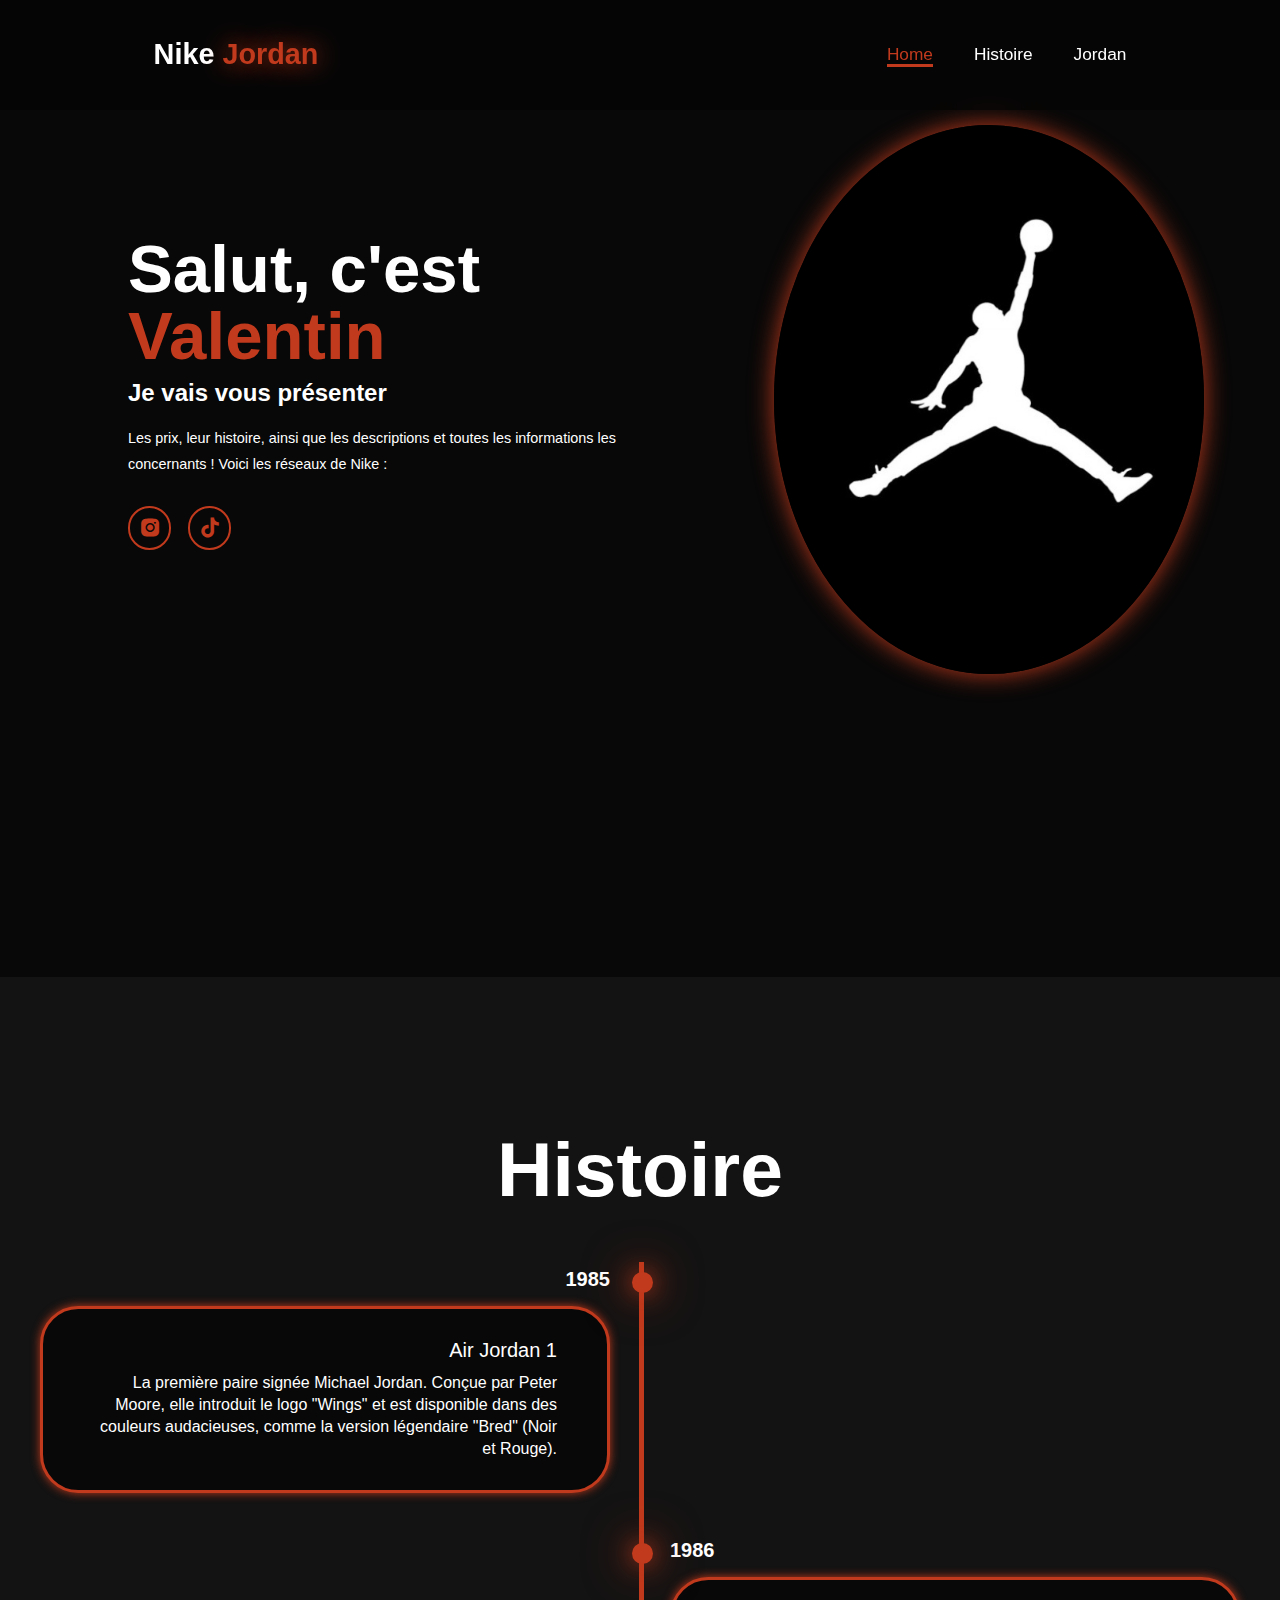
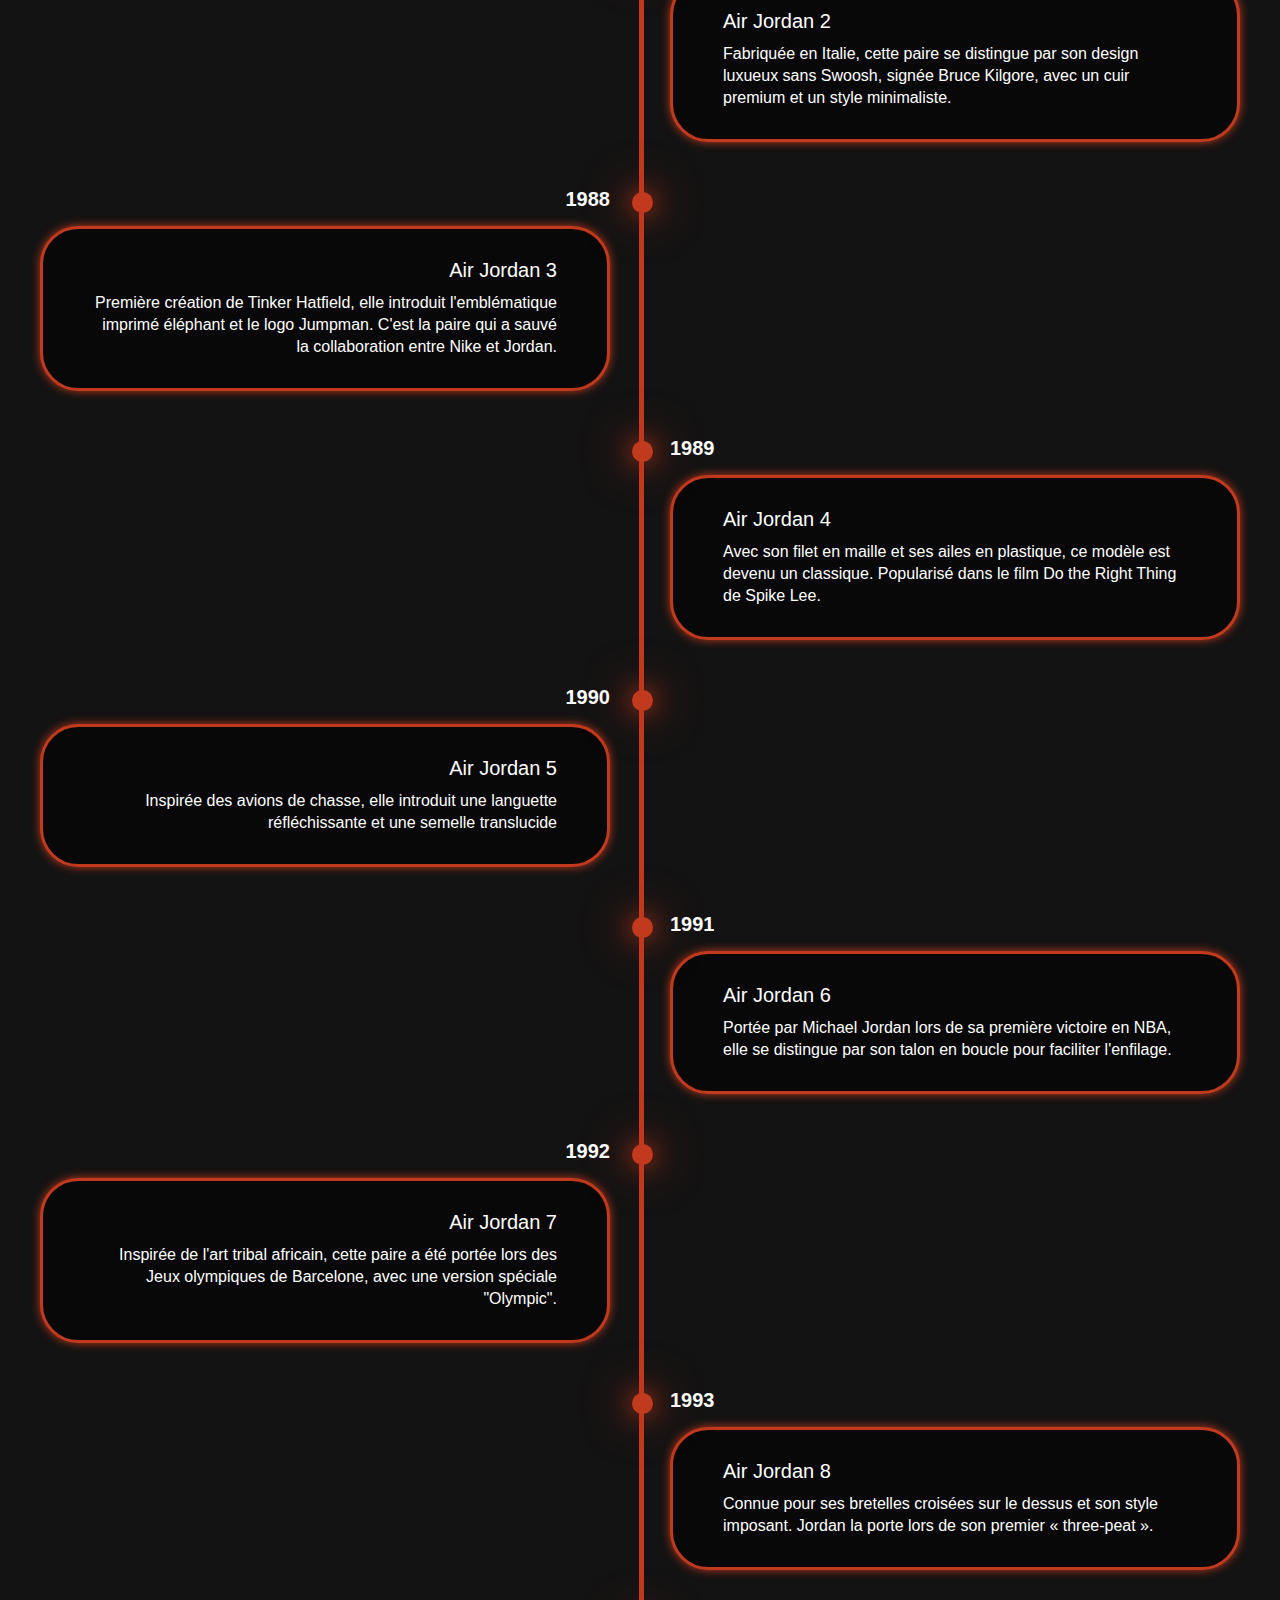
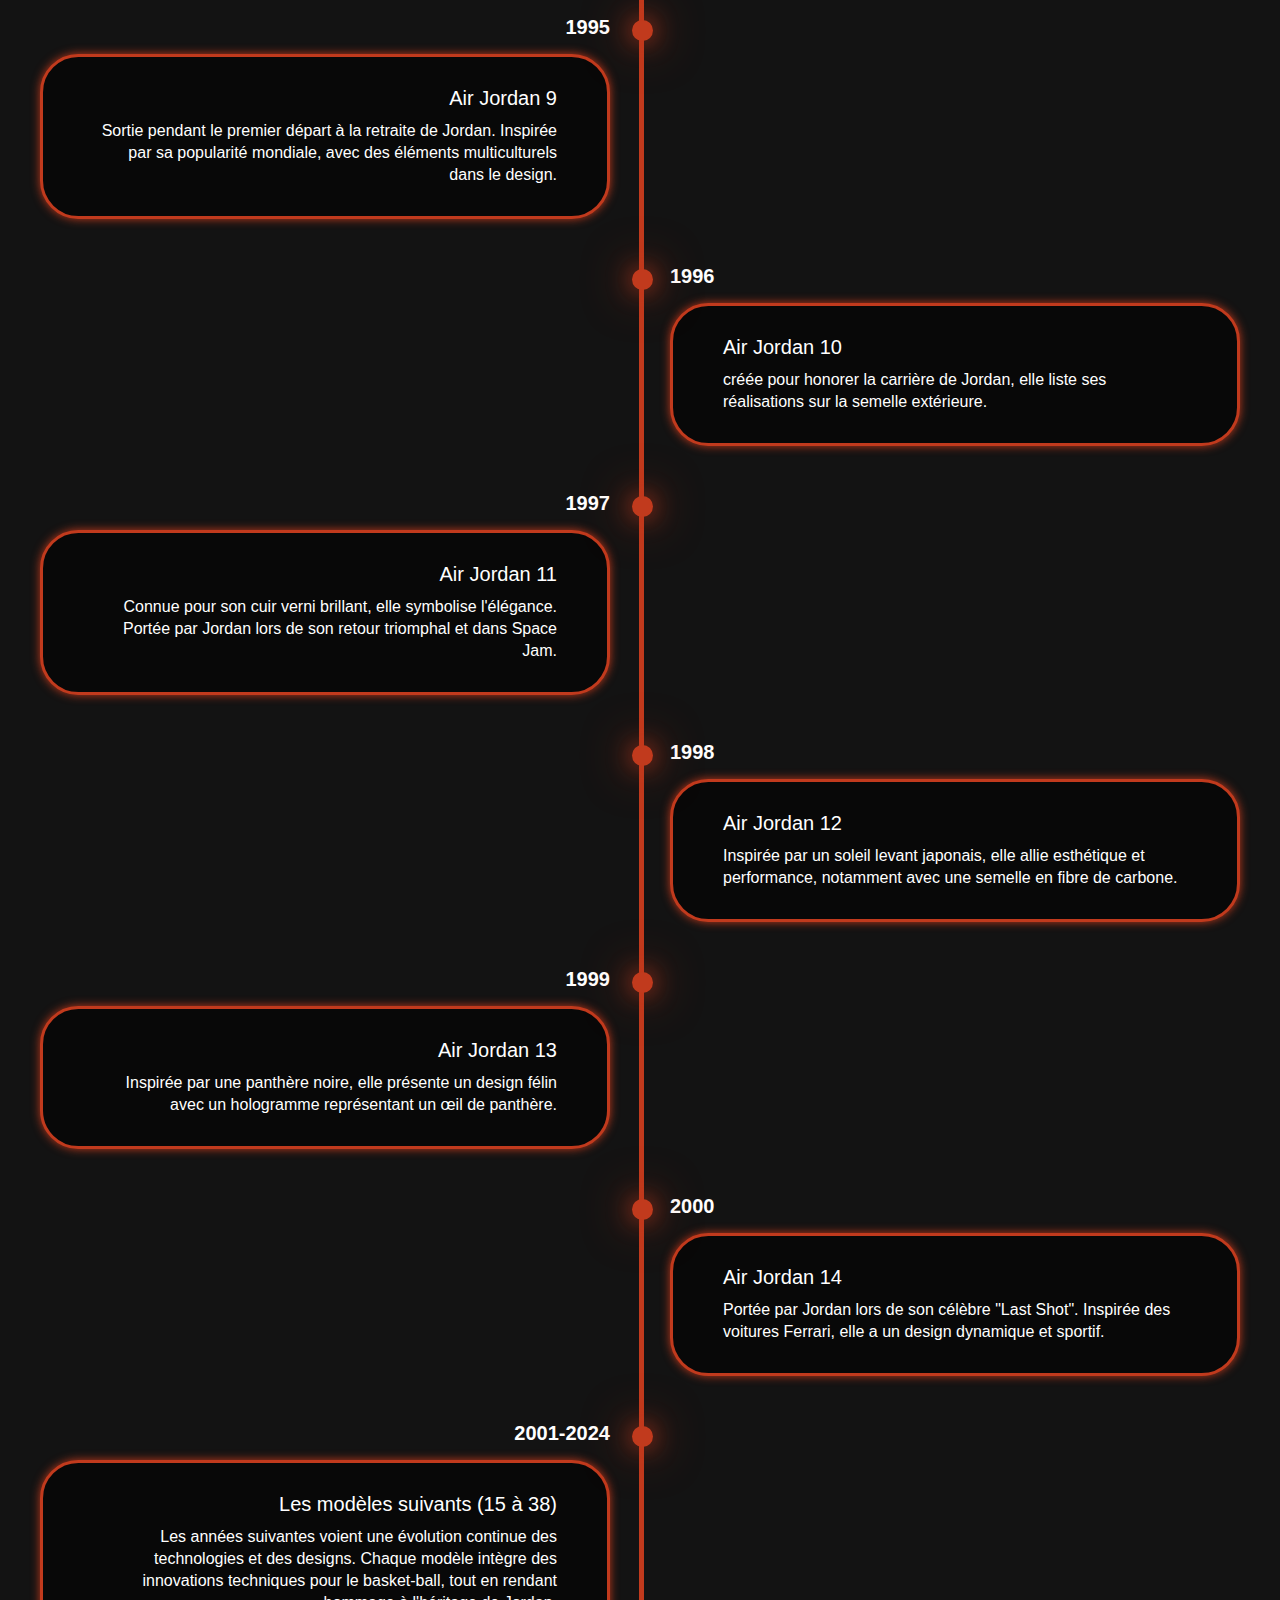
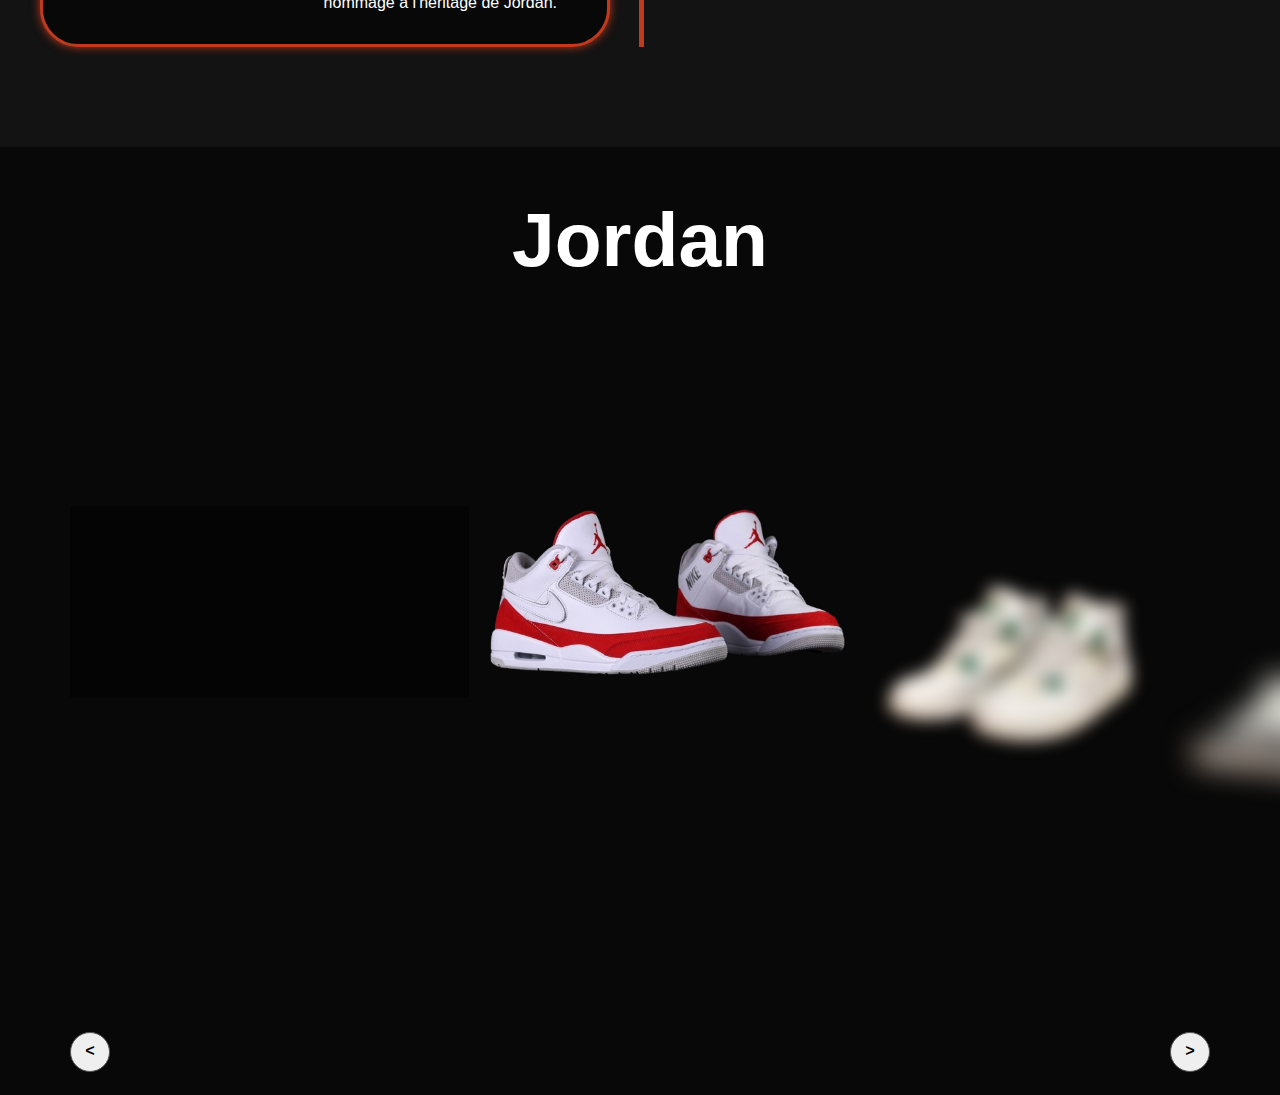
<file: html/index.html>
<!DOCTYPE html>
<html lang="fr">
<head>
    <meta charset="UTF-8">
    <meta name="viewport" content="width=device-width, initial-scale=1.0">
    <title>Nike Air Jordan</title>
    <link rel="stylesheet" href="../css/style.css">
    <link href='https://unpkg.com/boxicons@2.1.4/css/boxicons.min.css' rel='stylesheet'>
    <link rel="shortcut icon" type="image/x-icon" href="../image/icon.png">
</head>
<body>
    <header class="header">
        <a href="#home" class="logo">Nike <span>Jordan</span></a>

        <i class='bx bx-menu' id="menu-icon"></i>

        <nav class="navbar">
            <a href="#home" class="active">Home</a>
            <a href="#histoire">Histoire</a>
            <a href="#jordan">Jordan</a>
        </nav>
    </header>

    <section class="home" id="home">
        <div class="home-container">
            <div class="home-content">
                <h1>Salut, c'est <span>Valentin</span></h1>
                <h2 class="text-animation">Je vais vous présenter <span></span></h2>
                <p> Les prix, leur histoire, ainsi que les descriptions et 
                toutes les informations les concernants ! 
                Voici les réseaux de Nike :</p>
                <div class="social-icons">
                    <a href="https://www.instagram.com/nike/" target="_blank"><i class='bx bxl-instagram-alt'></i></a>
                    <a href="https://www.tiktok.com/@nike?lang=fr" target="_blank"><i class='bx bxl-tiktok'></i></a>
                </div>
            </div>

            <!-- Image à droite -->
            <div class="home-img">
                <img src="../image/logo.jpg" alt="logo">
            </div>
        </div>
    </section>

    <section class="histoire" id="histoire">
        <h2 class="heading">Histoire</h2>
        <div class="timeline-items">

            <div class="timeline-item">
                <div class="timeline-dot"></div>
                <div class="timeline-date">1985</div>
                <div class="timeline-content">
                    <h3>Air Jordan 1</h3>
                    <p>La première paire signée Michael Jordan. 
                    Conçue par Peter Moore, elle introduit le logo "Wings" et est disponible dans des couleurs audacieuses, 
                    comme la version légendaire "Bred" (Noir et Rouge).</p>
                </div>
            </div>

            <div class="timeline-item">
                <div class="timeline-dot"></div>
                <div class="timeline-date">1986</div>
                <div class="timeline-content">
                    <h3>Air Jordan 2</h3>
                    <p>Fabriquée en Italie, 
                    cette paire se distingue par son design luxueux sans Swoosh, 
                    signée Bruce Kilgore, avec un cuir premium et un style minimaliste.</p>
                </div>  
            </div>
            
            <div class="timeline-item">
                <div class="timeline-dot"></div>
                <div class="timeline-date">1988</div>
                <div class="timeline-content">
                    <h3>Air Jordan 3</h3>
                    <p>Première création de Tinker Hatfield, 
                    elle introduit l'emblématique imprimé éléphant et le logo Jumpman. 
                    C'est la paire qui a sauvé la collaboration entre Nike et Jordan.</p>
                </div>  
            </div>

            <div class="timeline-item">
                <div class="timeline-dot"></div>
                <div class="timeline-date">1989</div>
                <div class="timeline-content">
                    <h3>Air Jordan 4</h3>
                    <p>Avec son filet en maille et ses ailes en plastique, 
                    ce modèle est devenu un classique. 
                    Popularisé dans le film Do the Right Thing de Spike Lee.</p>
                </div>  
            </div>

            <div class="timeline-item">
                <div class="timeline-dot"></div>
                <div class="timeline-date">1990</div>
                <div class="timeline-content">
                    <h3>Air Jordan 5</h3>
                    <p>Inspirée des avions de chasse, 
                    elle introduit une languette réfléchissante et une semelle translucide</p>
                </div>  
            </div>

            <div class="timeline-item">
                <div class="timeline-dot"></div>
                <div class="timeline-date">1991</div>
                <div class="timeline-content">
                    <h3>Air Jordan 6</h3>
                    <p>Portée par Michael Jordan lors de sa première victoire en NBA, 
                    elle se distingue par son talon en boucle pour faciliter l'enfilage.</p>
                </div> 
            </div>

            <div class="timeline-item">
                <div class="timeline-dot"></div>
                <div class="timeline-date">1992</div>
                <div class="timeline-content">
                    <h3>Air Jordan 7</h3>
                    <p>Inspirée de l'art tribal africain, 
                    cette paire a été portée lors des Jeux olympiques de Barcelone, 
                    avec une version spéciale "Olympic".</p>
                </div>  
            </div>

            <div class="timeline-item">
                <div class="timeline-dot"></div>
                <div class="timeline-date">1993</div>
                <div class="timeline-content">
                    <h3>Air Jordan 8</h3>
                    <p>Connue pour ses bretelles croisées sur le dessus et son style imposant. 
                    Jordan la porte lors de son premier « three-peat ».</p>
                </div>  
            </div>

            <div class="timeline-item">
                <div class="timeline-dot"></div>
                <div class="timeline-date">1995</div>
                <div class="timeline-content">
                    <h3>Air Jordan 9</h3>
                    <p>Sortie pendant le premier départ à la retraite de Jordan. 
                    Inspirée par sa popularité mondiale, 
                    avec des éléments multiculturels dans le design.</p>
                </div>  
            </div>

            <div class="timeline-item">
                <div class="timeline-dot"></div>
                <div class="timeline-date">1996</div>
                <div class="timeline-content">
                    <h3>Air Jordan 10</h3>
                    <p>créée pour honorer la carrière de Jordan, 
                    elle liste ses réalisations sur la semelle extérieure.</p>
                </div>  
            </div>

            <div class="timeline-item">
                <div class="timeline-dot"></div>
                <div class="timeline-date">1997</div>
                <div class="timeline-content">
                    <h3>Air Jordan 11</h3>
                    <p>Connue pour son cuir verni brillant, 
                    elle symbolise l'élégance. 
                    Portée par Jordan lors de son retour triomphal et dans Space Jam.</p>
                </div>  
            </div>

            <div class="timeline-item">
                <div class="timeline-dot"></div>
                <div class="timeline-date">1998</div>
                <div class="timeline-content">
                    <h3>Air Jordan 12</h3>
                    <p>Inspirée par un soleil levant japonais, 
                    elle allie esthétique et performance,
                    notamment avec une semelle en fibre de carbone.</p>
                </div>  
            </div>

            <div class="timeline-item">
                <div class="timeline-dot"></div>
                <div class="timeline-date">1999</div>
                <div class="timeline-content">
                    <h3>Air Jordan 13</h3>
                    <p>Inspirée par une panthère noire, 
                    elle présente un design félin avec un hologramme représentant 
                    un œil de panthère.</p>
                </div>  
            </div>

            <div class="timeline-item">
                <div class="timeline-dot"></div>
                <div class="timeline-date">2000</div>
                <div class="timeline-content">
                    <h3>Air Jordan 14</h3>
                    <p>Portée par Jordan lors de son célèbre "Last Shot". 
                    Inspirée des voitures Ferrari, 
                    elle a un design dynamique et sportif.</p>
                </div>  
            </div>

            <div class="timeline-item">
                <div class="timeline-dot"></div>
                <div class="timeline-date">2001-2024</div>
                <div class="timeline-content">
                    <h3>Les modèles suivants (15 à 38)</h3>
                    <p>Les années suivantes voient une évolution continue des technologies et des designs. 
                    Chaque modèle intègre des innovations techniques pour le basket-ball, 
                    tout en rendant hommage à l'héritage de Jordan.</p>
                </div>  
            </div>
        </div>
    </section>

    <section class="Jordan" id="jordan">
        <h2 class="heading">Jordan</h2>
        <div class="carousel">
            <div class="list">
                <div class="item">
                    <img src="../image/Air Jordan 1.png">
                    <div class="intro">
                        <div class="topic">Air Jordan 1</div>
                        <div class="des">Avec son design audacieux pour l'époque, 
                            la Air Jordan 1 a défié les règles de la NBA en raison de son utilisation de couleurs vives, 
                            notamment le rouge et noir du modèle "Bred" , 
                            ce qui a apporté des modifications pour Michael Jordan lorsqu'il les portait sur le terrain. 
                            Cette controverse a contribué à solidifier son statut iconique.
                        </div>
                        <button class="seeMore">
                            See more &#8599
                        </button>
                    </div>
                    <div class="detail">
                        <div class="title">Air Jordan 1</div>
                        <div class="des">
                            La Air Jordan 1 est une sneaker emblématique, 
                            conçue avec un cuir premium pour la durabilité, 
                            un col rembourré pour le soutien et une semelle en caoutchouc offrant une excellente traction.
                            Son design intemporel et ses performances la rendent idéale pour le sport comme pour le quotidien. 
                            Vendue entre 120 et 180 € en version classique, ses éditions limitées peuvent atteindre plusieurs milliers d'euros sur le marché des collectionneurs.
                        </div>
                        <div class="specifications">
                            <div>
                                <p>Matériau principal</p>
                                <p>Cuir premium.</p>
                            </div>
                            <div>
                                <p>Semelle extérieure</p>
                                <p>Caoutchouc avec motif circulaire pour une traction optimale.</p>
                            </div>
                            <div>
                                <p>Semelle intermédiaire</p>
                                <p>Amorti encapsulé Air pour absorber les chocs.</p>
                            </div>
                            <div>
                                <p>Soutien</p>
                                <p>Col rembourré pour la cheville.</p>
                            </div>
                            <div>
                                <p>Versions</p>
                                <p>Haute, Moyenne, Basse.</p>
                            </div>
                        </div>
                    </div>
                </div>

                <div class="item">
                    <img src="../image/Air Jordan 3.png">
                    <div class="intro">
                        <div class="topic">Air Jordan 3</div>
                        <div class="des">Lancée en 1988, la Air Jordan 3 est célèbre pour avoir introduit le premier logo Jumpman et la première unité d’air visible. Avec son design unique, notamment son fameux "éléphant print", elle a changé le monde des sneakers et du basketball.</div>
                        <button class="seeMore">
                            See more &#8599
                        </button>
                    </div>
                    <div class="detail">
                        <div class="title">Air Jordan 3</div>
                        <div class="des">Le Jumpman et le "elephant print" apportent une touche unique. L'unité Air visible améliore l'amorti et la sensation de légèreté. La première chaussure où MJ a porté le logo Jumpman, ce qui renforce son importance historique. Environ 180 à 250 € pour les modèles classiques. Les éditions limitées peuvent atteindre plus de 500 €</div>
                        <div class="specifications">
                            <div>
                                <p>Matériau principal</p>
                                <p>Cuir et nubuck.</p>
                            </div>
                            <div>
                                <p>Semelle extérieure</p>
                                <p>Caoutchouc avec un motif modifié pour une traction améliorée.</p>
                            </div>
                            <div>
                                <p>Semelle intermédiaire</p>
                                <p>Unité Air visible à l’avant-pied et au talon.</p>
                            </div>
                            <div>
                                <p>Soutien</p>
                                <p>Col rembourré, renforcé par des éléments en cuir.</p>
                            </div>
                            <div>
                                <p>Versions</p>
                                <p>High, Low.</p>
                            </div>
                        </div>
                    </div>
                </div>

                <div class="item">
                    <img src="../image/Air Jordan 4.png">
                    <div class="intro">
                        <div class="topic">Air Jordan 4</div>
                        <div class="des">Lancée en 1989, la Air Jordan 4 a introduit des éléments de design novateurs comme les œillets en plastique et des unités d’air sous l’avant-pied et le talon. Elle est devenue une favorite de MJ et des fans grâce à son confort et son design distinctif.</div>
                        <button class="seeMore">
                            See more &#8599
                        </button>
                    </div>
                    <div class="detail">
                        <div class="title">Air Jordan 4</div>
                        <div class="des">Unité d’air visible pour un confort dynamique. Les œillets en plastique ajoutent une touche unique. Performante sur le terrain et stylée en dehors. Le prix de base varie entre 200 à 220 € et les éditions limités entre 300 à 900 €.</div>
                        <div class="specifications">
                            <div>
                                <p>Matériau principal</p>
                                <p>Cuir et mesh pour la respirabilité.</p>
                            </div>
                            <div>
                                <p>Semelle extérieure</p>
                                <p>Caoutchouc avec une traction améliorée grâce aux capsules d'air.</p>
                            </div>
                            <div>
                                <p>Semelle intermédiaire</p>
                                <p>Unité Air visible sous le talon et l’avant-pied.</p>
                            </div>
                            <div>
                                <p>Soutien</p>
                                <p>Structure renforcée au niveau des œillets pour un maintien solide.</p>
                            </div>
                            <div>
                                <p>Versions</p>
                                <p>High.</p>
                            </div>
                        </div>
                    </div>
                </div>

                <div class="item">
                    <img src="../image/Air Jordan 11.png">
                    <div class="intro">
                        <div class="topic">Air Jordan 11</div>
                        <div class="des">La Air Jordan 11, lancée en 1995, est l'un des modèles les plus célèbres de la gamme. Elle a été portée par Michael Jordan lors de sa saison de retour avec les Chicago Bulls. Son cuir verni et son design unique en font une sneaker iconique.</div>
                        <button class="seeMore">
                            See more &#8599
                        </button>
                    </div>
                    <div class="detail">
                        <div class="title">Air Jordan 11</div>
                        <div class="des">Cuir verni et mesh pour une apparence luxueuse. Amorti Air pour un soutien optimal. Idéale pour la performance sur le terrain, mais aussi pour un usage quotidien. Le prix de base varie entre 200 à 220 € et pour les éditions limitées 300 à 1000 €.</div>
                        <div class="specifications">
                            <div>
                                <p>Matériau principal</p>
                                <p>Cuir verni et mesh.</p>
                            </div>
                            <div>
                                <p>Semelle extérieure</p>
                                <p>Caoutchouc translucide pour une meilleure traction.</p>
                            </div>
                            <div>
                                <p>Semelle intermédiaire</p>
                                <p>Unité Air visible et amorti pour le confort.</p>
                            </div>
                            <div>
                                <p>Soutien</p>
                                <p>Col rembourré et structure solide pour un bon maintien.</p>
                            </div>
                            <div>
                                <p>Versions</p>
                                <p>High.</p>
                            </div>
                        </div>
                    </div>
                </div>

                <div class="item">
                    <img src="../image/Air Jordan 13.png">
                    <div class="intro">
                        <div class="topic">Air Jordan 13</div>
                        <div class="des">La Air Jordan 13, lancée en 1997, est inspirée par le félin (d’où le design de la semelle) et est connue pour sa légèreté et sa réactivité. Elle a été portée par MJ lors de sa dernière saison avec les Bulls avant de remporter son 6e titre NBA.</div>
                        <button class="seeMore">
                            See more &#8599
                        </button>
                    </div>
                    <div class="detail">
                        <div class="title">Air Jordan 13</div>
                        <div class="des">Léger et réactif, parfait pour les mouvements rapides. La semelle et la structure inspirées de la panthère ajoutent un style distinctif. Idéale pour les joueurs nécessitant un amorti réactif et un maintien léger. Le prix de base peut varier entre 190 à 220 € et pour les éditions limitées 300 à 700 €.</div>
                        <div class="specifications">
                            <div>
                                <p>Matériau principal</p>
                                <p>Cuir et daim.</p>
                            </div>
                            <div>
                                <p>Semelle extérieure</p>
                                <p>Caoutchouc avec motif en forme de patte de panthère.</p>
                            </div>
                            <div>
                                <p>Semelle intermédiaire</p>
                                <p>Amorti Zoom Air pour un confort réactif.</p>
                            </div>
                            <div>
                                <p>Soutien</p>
                                <p>Col rembourré et structure légère pour un maintien optimal.</p>
                            </div>
                            <div>
                                <p>Versions</p>
                                <p>High.</p>
                            </div>
                        </div>
                    </div>
                </div>

                <div class="item">
                    <img src="../image/Air Jordan 5.png">
                    <div class="intro">
                        <div class="topic">Air Jordan 5</div>
                        <div class="des">Lancée en 1990, la Air Jordan 5 a été inspirée par les avions de chasse, avec son design audacieux et ses éléments distinctifs comme les "œillets reflétants" et la semelle translucide. Ce modèle a été un incontournable pour les joueurs de basketball et les fans de sneakers en raison de son style unique et de ses innovations techniques.</div>
                        <button class="seeMore">
                            See more &#8599
                        </button>
                    </div>
                    <div class="detail">
                        <div class="title">Air Jordan 5</div>
                        <div class="des">Inspirée des avions de chasse, avec des éléments comme les œillets réfléchissants et la semelle translucide. Unité Air visible et coussins en mousse pour plus de confort. Très prisée sur le terrain grâce à sa légèreté et son soutien. Le prix de base varie entre 190 à 220€ et les éditions limitées entre 250 à 800€.</div>
                        <div class="specifications">
                            <div>
                                <p>Matériau principal</p>
                                <p>Cuir, nubuck et mesh pour la respirabilité.</p>
                            </div>
                            <div>
                                <p>Semelle extérieure</p>
                                <p>Caoutchouc avec éléments translucides et motif pour une traction améliorée.</p>
                            </div>
                            <div>
                                <p>Semelle intermédiaire</p>
                                <p>Amorti Air visible au talon et à l’avant-pied.</p>
                            </div>
                            <div>
                                <p>Soutien</p>
                                <p>Structure renforcée et col rembourré pour un maintien solide.</p>
                            </div>
                            <div>
                                <p>Versions</p>
                                <p>High.</p>
                            </div>
                        </div>
                    </div>
                </div>
            </div>
            <div class="arrows">
                <button id="prev"><</button>
                <button id="back">Go Back &#8599</button>
                <button id="next">></button>
            </div>
        </div>
    </section>
    <script src="../js/app.js"></script>
</body>
</html>
</file>
<file: css/style.css>
* {
    margin: 0;
    padding: 0;
    box-sizing: border-box;
    text-decoration: none;
    border: none;
    outline: none;
    scroll-behavior: smooth;
    font-family: "Poppins", sans-serif;
}

:root {
    --bg-color: #080808;
    --second-bg-color: #131313;
    --text-color: white;
    --main-color: #c13a1d;
    --item1-transform: translate(-100%, -5%) scale(1.5);
    --item1-filter: blur(30px);
    --item1-zIndex: 11;
    --item1-opacity: 0;

    --item2-transform: translate(0%, 0%);
    --item2-filter: blur(0);
    --item2-zIndex: 10;
    --item2-opacity: 1;

    --item3-transform: translate(50%, 10%) scale(0.8);
    --item3-filter: blur(10px);
    --item3-zIndex: 9;
    --item3-opacity: 1;

    --item4-transform: translate(90%, 20%) scale(0.5);
    --item4-filter: blur(30px);
    --item4-zIndex: 8;
    --item4-opacity: 1;

    --item5-transform: translate(120%, 30%) scale(0.3);
    --item5-filter: blur(40px);
    --item5-zIndex: 7;
    --item5-opacity: 0;
}

html {
    font-size: 60%;
    overflow-x: hidden;
}

body {
    background: var(--bg-color);
    color: var(--text-color);
    padding-top: 8rem;
}

.header {
    position: fixed;
    top: 0;
    left: 0;
    width: 100%;
    padding: 4rem 12%;
    background: rgba(0, 0, 0, 0.3);
    backdrop-filter: blur(10px);
    display: flex;
    justify-content: space-between;
    align-items: center;
    z-index: 5;
}

.logo {
    font-size: 3rem;
    color: var(--text-color);
    font-weight: 800;
    cursor: pointer;
    transition: 0.3s ease;
}

.logo:hover {
    transform: scale(1.1);
}

.logo span {
    text-shadow: 0 0 25px var(--main-color);
}

.navbar a {
    font-size: 1.8rem;
    color: var(--text-color);
    margin-left: 4rem;
    font-weight: 500;
    transition: 0.3s ease;
    border-bottom: 3px solid transparent;
}

.navbar a:hover,
.navbar a.active {
    color: var(--main-color);
    border-bottom: 3px solid var(--main-color);
}

#menu-icon {
    font-size: 3.6rem;
    color: var(--main-color);
    display: none;
}

section {
    min-height: 100vh;
}

.home-container {
    display: flex;
    align-items: center;
    justify-content: space-between;
    gap: 2rem;
    padding: 5rem 10%;
}

.home-content {
    flex: 1;
    max-width: 50%;
    text-align: left;
    display: flex;
    flex-direction: column;
    justify-content: center;
}

.home-content h1 {
    font-size: 7rem;
    font-weight: 700;
    margin-top: 1.5rem;
    line-height: 1;
}

.home-content h2 {
    margin-bottom: 2rem;
    margin-top: 1rem;
    font-size: 2.5rem;
}

.home-content p {
    font-size: 1.5rem;
    font-weight: 500;
    line-height: 1.8;
    max-width: 1000px;
}

span {
    color: var(--main-color);
}

.social-icons a {
    display: inline-flex;
    justify-content: center;
    align-items: center;
    width: 4.5rem;
    height: 4.5rem;
    background: transparent;
    border: 2px solid var(--main-color);
    font-size: 2.5rem;
    border-radius: 50%;
    color: var(--main-color);
    margin: 3rem 1.5rem 3rem 0;
    transition: 0.3s ease-in-out;
}

.social-icons a:hover {
    color: var(--text-color);
    transform: scale(1.3) translateY(-5px);
    box-shadow: 0 0 25px var(--main-color);
    background-color: var(--main-color);
}

.btn {
    display: inline-block;
    padding: 1rem 2.8rem;
    background: var(--main-color);
    box-shadow: 0 0 25px var(--main-color);
    border-radius: 4rem;
    font-size: 1.6rem;
    color: black;
    border: 2px solid transparent;
    letter-spacing: 0.1rem;
    font-weight: 600;
    transition: 0.3s ease-in-out;
    cursor: pointer;
}

.btn:hover {
    transform: scale(1.05);
    box-shadow: 0 0 50px var(--main-color);
}

.btn-group {
    display: flex;
    align-items: center;
    gap: 1.5rem;
}

.btn-group a:nth-of-type(2) {
    background-color: black;
    color: var(--main-color);
    border: 2px solid var(--main-color);
    box-shadow: 0 0 25px transparent;
}

.btn-group a:nth-of-type(2):hover {
    box-shadow: 0 0 25px var(--main-color);
    background-color: var(--main-color);
    color: black;
}

.home-img {
    flex: 1;
    max-width: 35%;
    text-align: right;
    margin-right: 2rem;
    display: flex;
    align-items: center;
}

.home-img img {
    width: 120%;
    height: auto;
    border-radius: 50%;
    box-shadow: 0 0 25px var(--main-color);
    transition: 0.4s ease-in-out;
}

.home-img img:hover {
    box-shadow: 0 0 25px var(--main-color),
                0 0 50px var(--main-color),
                0 0 100px var(--main-color);
}

.text-animation{
    font-size: 34px;
    font-weight: 600;
    min-width: 280px;
}

.text-animation span{
    position: relative;
}

.text-animation span::before{
    content: "Nike";
    color: var(--main-color);
    animation: words 20s infinite;
}

.text-animation span::after{
    content: "";
    background-color: var(--bg-color);
    position: absolute;
    width: calc(100% + 8px);
    height: 100%;
    border-left: 3px solid var(--bg-color);
    right: -8px;
    animation: cursor 0.6s infinite, typing 20s steps(14) infinite;
}

@keyframes cursor{
    to{
        border-left: 2px solid var(--main-color);
    }
}

@keyframes words{
    0%,
    20%{
        content: "Nike";
    }
    21%,
    40%{
        content: "Air";
    }
    41%,
    60%{
        content: "Jordan";
    }
    61%,
    80%{
        content: "Sneakers"
    }
    81%,
    100%{
        content: "Chaussure";
    }
}

@keyframes typing{
    10%,
    15%,
    30%,
    35%,
    50%,
    55%,
    70%,
    75%,
    90%,
    95%{
        width: 0;
    }
    5%,
    20%,
    25%,
    40%,
    45%,
    60%,
    65%,
    80%,
    85%{
        width: calc(100% + 8px);
    }
}

.heading{
    font-size: 8rem;
    text-align: center;
    margin: 5rem 0;
}

.histoire{
    padding: 100px 15px;
    background: var(--second-bg-color);
}

.histoire h2{
    margin-bottom: 5rem;
}

.timeline-items{
    max-width: 1200px;
    margin: auto;
    display: flex;
    flex-wrap: wrap;
    position: relative;
}

.timeline-items::before{
    content: "";
    position: absolute;
    width: 5px;
    height: 100%;
    background-color: var(--main-color);
    left: calc(50% - 1px);
}

.timeline-item{
    margin-bottom: 40px;
    width: 100%;
    position: relative;
}

.timeline-item:last-child{
    margin-bottom: 0;
}

.timeline-item:nth-child(odd){
    padding-right: calc(50% + 30px);
    text-align: right;
}

.timeline-item:nth-child(even){
    padding-left: calc(50% + 30px);
}

.timeline-dot{
    height: 21px;
    width: 21px;
    background-color: var(--main-color);
    box-shadow: 0 0 25px var(--main-color),
                0 0 50px var(--main-color);
    position: absolute;
    left: calc(50% - 8px);
    border-radius: 50%;
    top: 10px;
}

.timeline-date{
    font-size: 20px;
    font-weight: 800;
    color: white;
    margin: 6px 0 15px;
}

.timeline-content{
    background-color: var(--bg-color);
    border: 3px solid var(--main-color);
    padding: 30px 50px;
    border-radius: 4rem;
    box-shadow: 0 0 10px var(--main-color);
    cursor: pointer;
    transition: 0.3s ease-in-out;
}

.timeline-content:hover{
    transform: scale(1.05);
    box-shadow: 0 0 25px var(--main-color);
}

.timeline-content h3{
    font-size: 20px;
    color: white;
    margin: 0 0 10px;
    font-weight: 500;
}

.timeline-content p{
    color: white;
    font-size: 16px;
    font-weight: 300;
    line-height: 22px;
}

::-webkit-scrollbar{
    width: 15px;
}

::-webkit-scrollbar-thumb{
    background-color: var(--main-color);
}

::-webkit-scrollbar-track{
    background-color: var(--bg-color);
    width: 50px;
}

.carousel{
    margin-top: -50px;
    height: 800px;
    overflow: hidden;
    position: relative;
}

.carousel .list{
    position: absolute;
    top: 0;
    left: 0;
    width: 1140px;
    max-width: 90%;
    left: 50%;
    transform: translateX(-50%);
    height: 80%;
}

.carousel .list .item{
    position: absolute;
    left: 0;
    top: 0;
    width: 70%;
    height: 100%;
    font-size: 15px;
}

.carousel .list .item img{
    width: 50%;
    position: absolute;
    right: 0;
    top: 50%;
    transform: translateY(-50%);
}

.carousel .list .item .detail{
    opacity: 0;
    pointer-events: none;
}

.carousel .list .item .intro{
    position: absolute;
    top: 50%;
    left: 0;
    transform: translateY(-50%);
    width: 100%;
    text-align: left;
    padding: 1rem;
    background: rgba(0, 0, 0, 0.5);
    color: white;
    box-sizing: border-box;
    overflow: hidden;
    max-width: 50%;
    opacity: 0;
}

.carousel .list .item:nth-child(2) .intro{
    opacity: 1;
    pointer-events: auto;
    transition: opacity 0.5s;
}

.carousel .list .item:nth-child(n + 6){
    opacity: 0;
    pointer-events: none;
}

.carousel .list .item:nth-child(2){
    transform: var(--item2-transform);
    filter: var(--item2-filter);
    z-index: var(--item2-zIndex);
    opacity: var(--item2-opacity);
}

.carousel .list .item:nth-child(1){
    transform: var(--item1-transform);
    filter: var(--item1-filter);
    z-index: var(--item1-zIndex);
    opacity: var(--item1-opacity);
    pointer-events: none;
}

.carousel .list .item:nth-child(3){
    transform: var(--item3-transform);
    filter: var(--item3-filter);
    z-index: var(--item3-zIndex);
    opacity: var(--item3-opacity);
}

.carousel .list .item:nth-child(4){
    transform: var(--item4-transform);
    filter: var(--item4-filter);
    opacity: var(--item4-opacity);
    z-index: var(--item4-zIndex);
}

.carousel .list .item:nth-child(5){
    transform: var(--item5-transform);
    filter: var(--item5-filter);
    opacity: var(--item5-opacity);
    z-index: var(--item5-zIndex);
    pointer-events: none;
}

.arrows{
    position: absolute;
    bottom: 10px;
    width: 1140px;
    max-width: 90%;
    left: 50%;
    transform: translateX(-50%);
    display: flex;
    justify-content: space-between;
    align-items: center;
}

.arrows #next,
.arrows #prev{
    width: 40px;
    height: 40px;
    border-radius: 50%;
    font-family: monospace;
    font-size: large;
    font-weight: bold;
    border: 1px solid #555;
}

.arrows #back{
    font-family: Poppins;
    font-weight: 500;
    border: none;
    border-bottom: 1px solid #555;
    letter-spacing: 3px;
    background-color: transparent;
    opacity: 0;
    pointer-events: none;
}

.carousel .list .item .title{
    font-size: 2em;
    line-height: 0.8em;
}

.carousel .list .item .intro .topic{
    font-size: 4em;
    font-weight: 500;
}

.carousel .list .item .intro .des{
    font-size: small;
}

.carousel .list .item .intro .seeMore{
    background-color: transparent;
    border: none;
    border-bottom: 1px solid #555;
    font-family: Poppins;
    font-weight: bold;
    margin-top: 1.2em;
    padding: 5px 0;
    color: white;
}

.carousel .list .item:nth-child(2) .intro .title,
.carousel .list .item:nth-child(2) .intro .topic,
.carousel .list .item:nth-child(2) .intro .des,
.carousel .list .item:nth-child(2) .intro .seeMore{
    opacity: 0;
    animation: showContent 0.5s 0.7s ease-in-out 1 forwards;
}

@keyframes showContent{
    from{
        transform: translateY(50px);
        filter: blur(30px);
    }to{
        transform: translateY(0);
        opacity: 1;
        filter: blur(0);
    }
}

.carousel .list .item:nth-child(2) .intro .topic{
    animation-delay: 0.9s;
}

.carousel .list .item:nth-child(2) .intro .des{
    animation-delay: 1.1s;
}

.carousel .list .item:nth-child(2) .intro .seeMore{
    animation-delay: 1.3s;
}

.carousel.next .list .item:nth-child(1){
    animation: positionItem2 0.5s ease-in-out 1 forwards;
}

@keyframes positionItem2{
    from{
        transform: var(--item2-transform);
        filter: var(--item2-filter);
        z-index: var(--item2-zIndex);
        opacity: var(--item2-opacity);
    }
}

.carousel.next .list .item:nth-child(2){
    animation: positionItem3 0.7s ease-in-out 1 forwards;
}

@keyframes positionItem3{
    from{
        transform: var(--item3-transform);
        filter: var(--item3-filter);
        z-index: var(--item3-zIndex);
        opacity: var(--item3-opacity);
    }
}

.carousel.next .list .item:nth-child(3){
    animation: positionItem4 0.9s ease-in-out 1 forwards;
}

@keyframes positionItem4{
    from{
        transform: var(--item4-transform);
        filter: var(--item4-filter);
        z-index: var(--item4-zIndex);
        opacity: var(--item4-opacity);
    }
}

.carousel.next .list .item:nth-child(4){
    animation: positionItem5 1.1s ease-in-out 1 forwards;
}

@keyframes positionItem5{
    from{
        transform: var(--item5-transform);
        filter: var(--item5-filter);
        z-index: var(--item5-zIndex);
        opacity: var(--item5-opacity);
    }
}

.carousel.prev .list .item:nth-child(2){
    animation: positionItem1 0.5s ease-in-out 1 forwards;
}

@keyframes positionItem1{
    from{
        transform: var(--item1-transform);
        filter: var(--item1-filter);
        z-index: var(--item1-zIndex);
        opacity: var(--item1-opacity);
    }
}

.carousel.prev .list .item:nth-child(3){
    animation: positionItem2 0.7s ease-in-out 1 forwards;
}

.carousel.prev .list .item:nth-child(4){
    animation: positionItem3 0.9s ease-in-out 1 forwards;
}

.carousel.prev .list .item:nth-child(5){
    animation: positionItem4 1.1s ease-in-out 1 forwards;
}

.carousel .list .item{
    transition: left 0.5s, opacity 0.5s, width 0.5s;
}

.carousel.showDetail .list .item:nth-child(3),
.carousel.showDetail .list .item:nth-child(4){
    left: 100%;
    opacity: 0;
    pointer-events: none;
}

.carousel.showDetail .list .item:nth-child(2){
    width: 100%;
}

.carousel.showDetail .list .item:nth-child(2) .intro{
    opacity: 0;
    pointer-events: none;
}

.carousel .list .item:nth-child(2) img{
    transition: right 0.5s;
}

.carousel.showDetail .list .item:nth-child(2) img{
    right: 50%;
}

.carousel.showDetail .list .item:nth-child(2) .detail{
    opacity: 1;
    pointer-events: auto;
    width: 50%;
    position: absolute;
    right: 0;
    text-align: right;
    top: 50%;
    transform: translateY(-50%);
}

.carousel.showDetail .list .item .detail .title{
    font-size: 4em;
    padding-bottom: 1em;
}

.carousel.showDetail .list .item .detail .specifications{
    display: flex;
    gap: 30px;
    width: 100%;
    border-top: 1px solid white;
    margin-top: 20px;
}

.carousel.showDetail .list .item .detail .specifications div{
    width: 90px;
    text-align: center;
    flex-shrink: 0;
    padding-top: 1em;
}

.carousel.showDetail .list .item .detail .specifications div p:nth-child(1){
    font-weight: bold;
    margin-bottom: 1em;
}

.carousel.showDetail .list .item:nth-child(2) .detail .title,
.carousel.showDetail .list .item:nth-child(2) .detail .des,
.carousel.showDetail .list .item:nth-child(2) .detail .specifications{
    opacity: 0;
    animation: showContent 0.5s 1s ease-in-out 1 forwards;
}

.carousel.showDetail .list .item:nth-child(2) .detail .des{
    animation-delay: 1.2s;
}

.carousel.showDetail .list .item:nth-child(2) .detail .specifications{
    animation-delay: 1.4s;
}

.carousel.showDetail #next,
.carousel.showDetail #prev{
    opacity: 0;
    pointer-events: none;
}

.carousel.showDetail #back{
    opacity: 1;
    pointer-events: auto;
    color: white;
}
</file>
